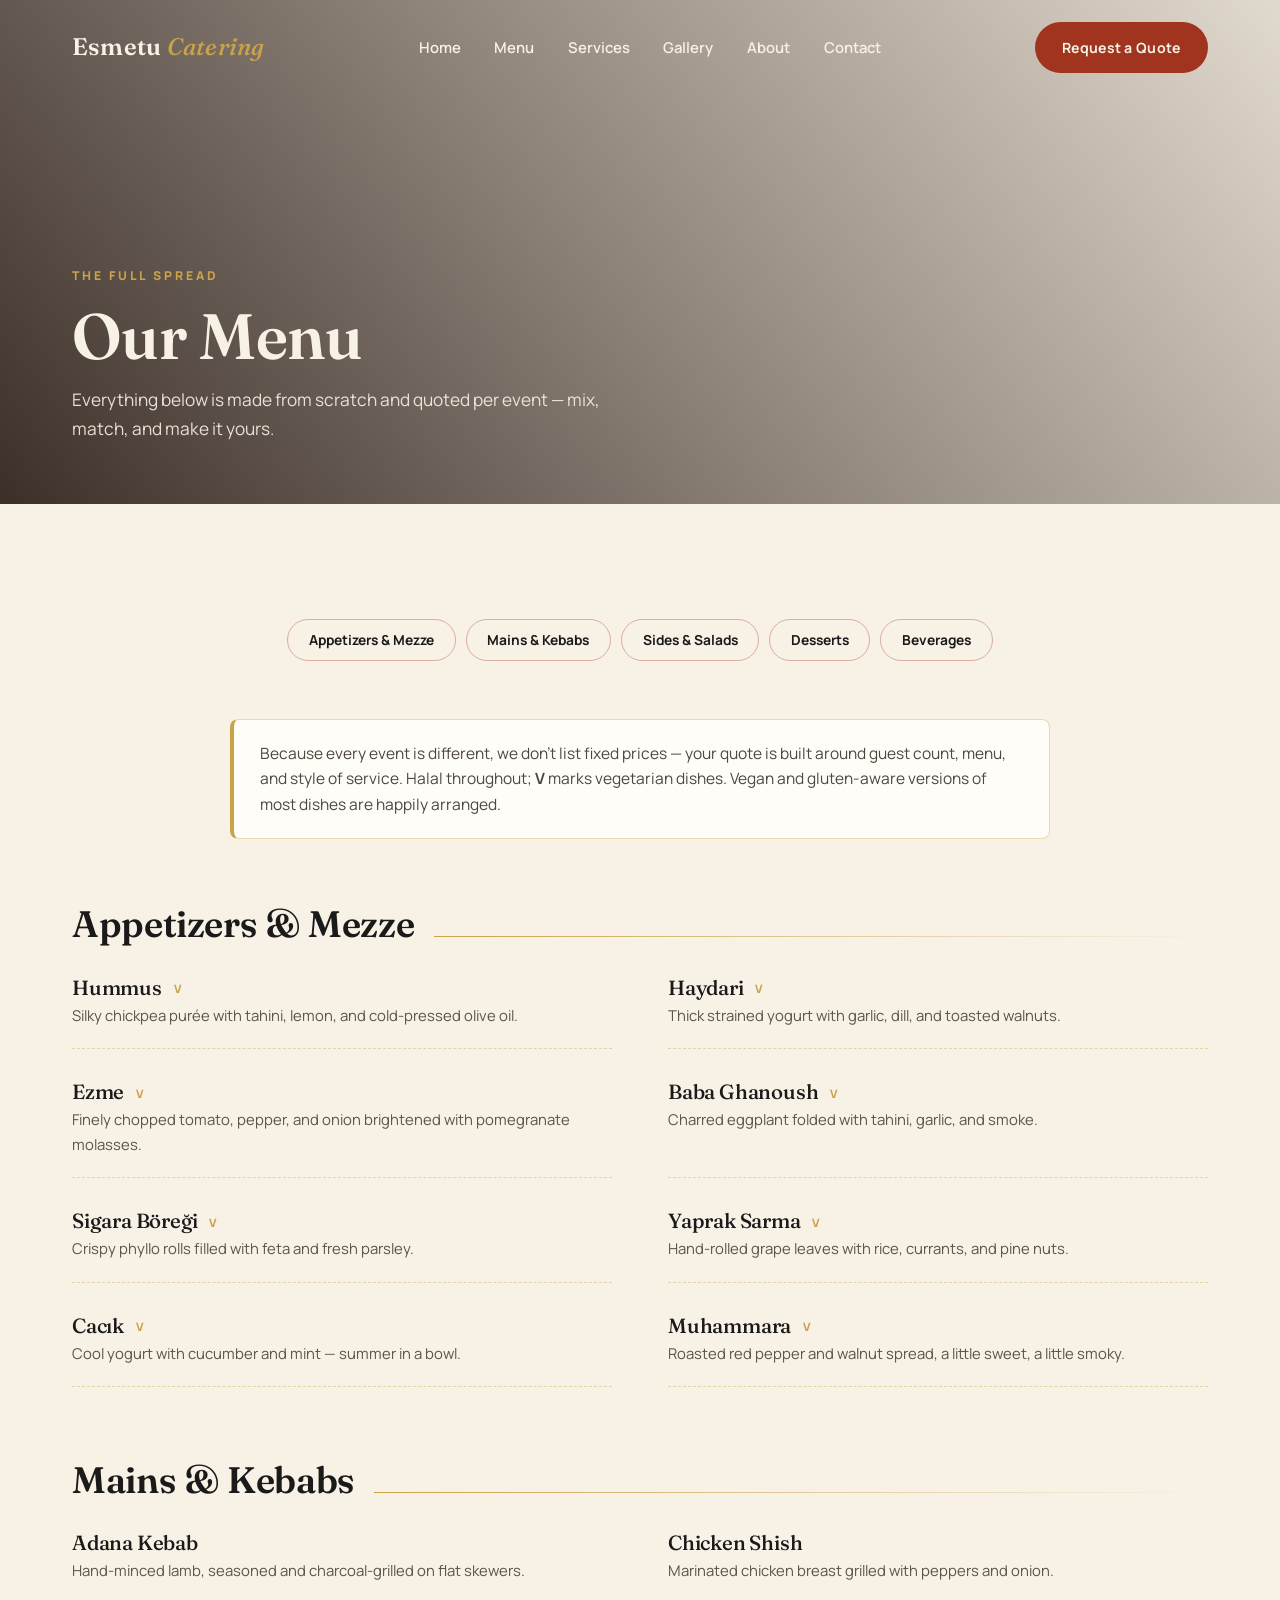
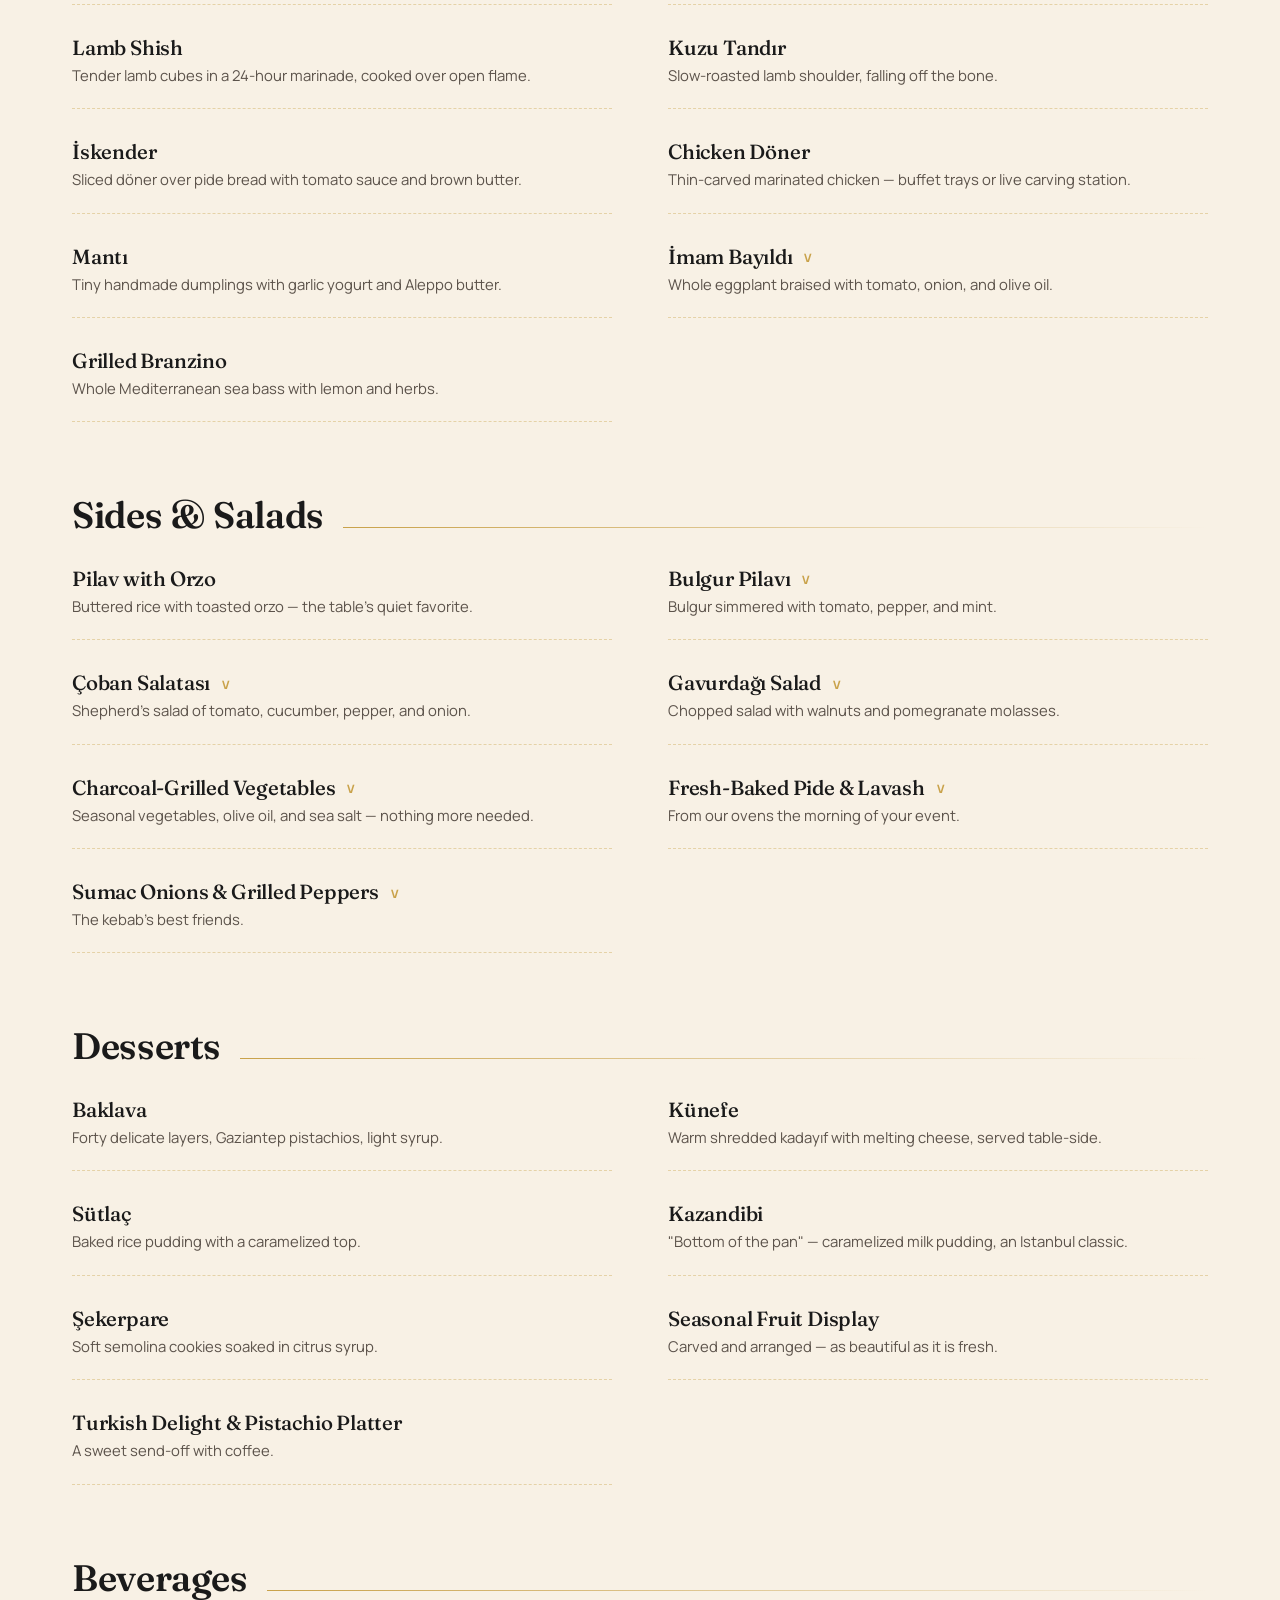
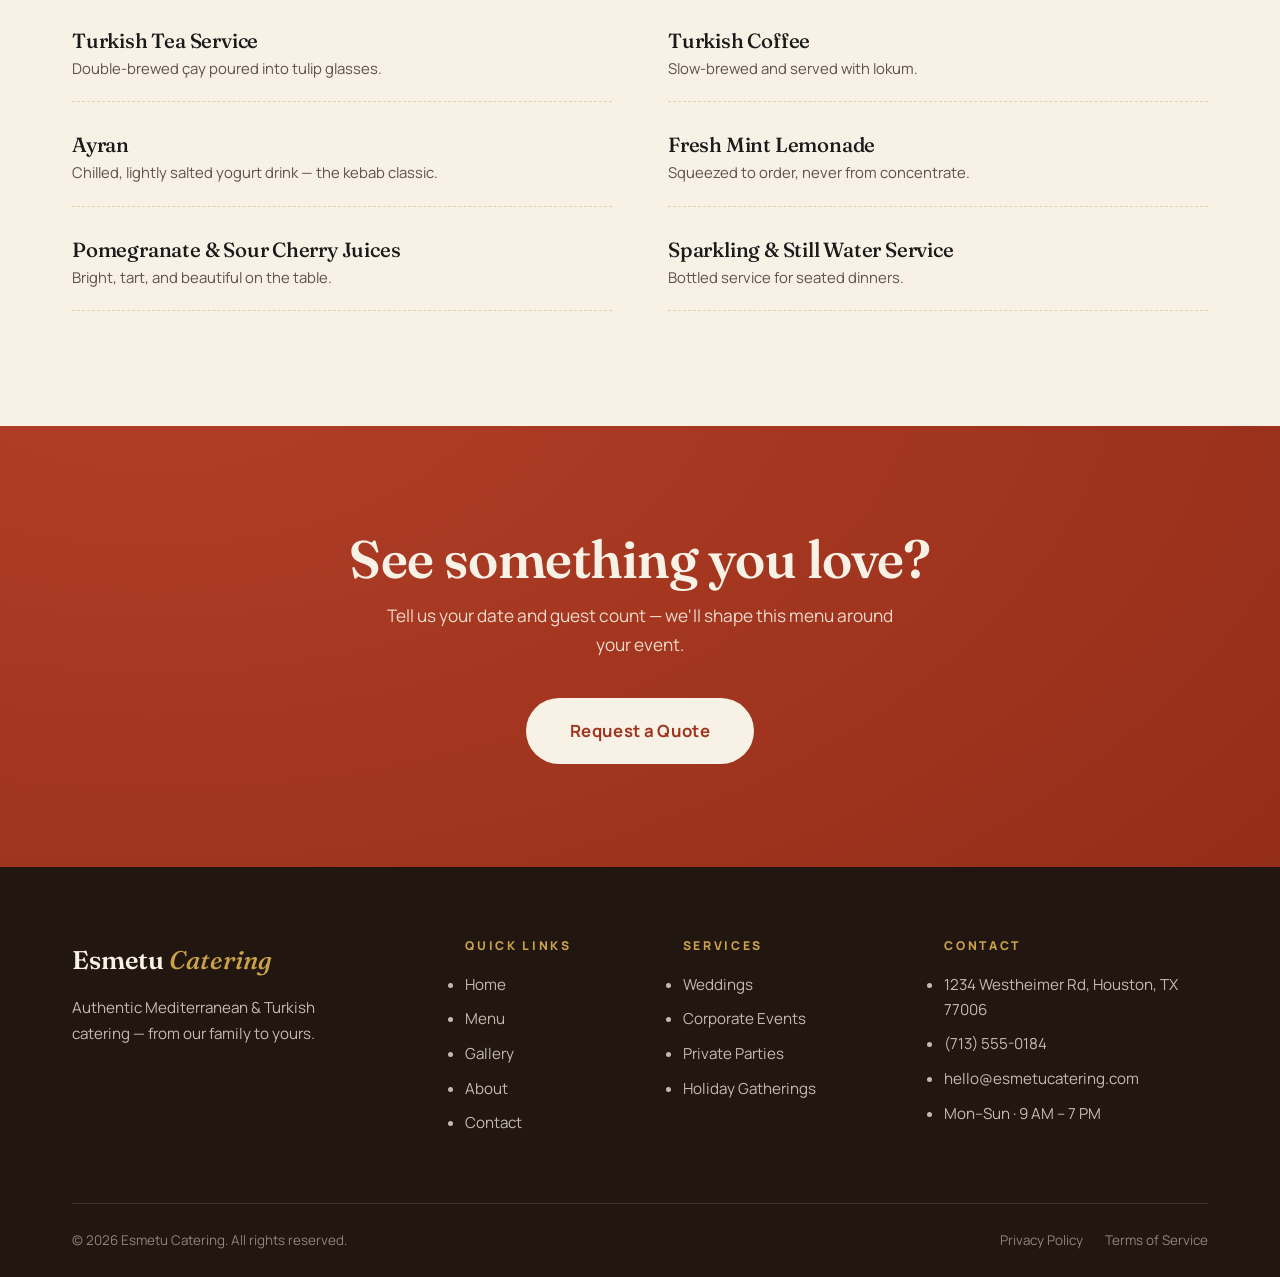
<file: menu.html>
<!DOCTYPE html>
<html lang="en">
<head>
  <meta charset="UTF-8">
  <meta name="viewport" content="width=device-width, initial-scale=1">
  <title>Full Menu — Esmetu Catering | Mediterranean &amp; Turkish Catering, Houston</title>
  <meta name="description" content="Explore the full Esmetu Catering menu — mezze, charcoal-grilled kebabs, sides, desserts, and beverages. Every menu is fully customizable and quoted per event.">
  <link rel="canonical" href="https://www.esmetucatering.com/menu">
  <meta property="og:type" content="website">
  <meta property="og:site_name" content="Esmetu Catering">
  <meta property="og:title" content="Full Menu — Esmetu Catering">
  <meta property="og:description" content="Mezze, charcoal-grilled kebabs, hand-rolled desserts — every menu customized for your event.">
  <meta property="og:image" content="https://images.unsplash.com/photo-1504754524776-8f4f37790ca0?q=80&amp;w=1200&amp;auto=format&amp;fit=crop">
  <meta property="og:url" content="https://www.esmetucatering.com/menu">
  <meta name="twitter:card" content="summary_large_image">
  <link rel="preconnect" href="https://fonts.googleapis.com">
  <link rel="preconnect" href="https://fonts.gstatic.com" crossorigin>
  <link href="https://fonts.googleapis.com/css2?family=Fraunces:ital,opsz,wght@0,9..144,400;0,9..144,500;0,9..144,600;1,9..144,500&amp;family=Manrope:wght@400;500;600;700;800&amp;display=swap" rel="stylesheet">
  <style>/* ============================================================
   ESMETU CATERING — Design System
   Palette: terracotta #A0341E · cream #F8F1E5 · gold #C9A24A
            charcoal #1A1A1A · espresso #2B1D14
   Type: Fraunces (serif display) + Manrope (sans body)
   ============================================================ */

:root {
  --terracotta: #A0341E;
  --terracotta-dark: #822511;
  --cream: #F8F1E5;
  --cream-card: #FFFDF8;
  --gold: #C9A24A;
  --gold-soft: rgba(201, 162, 74, 0.4);
  --charcoal: #1A1A1A;
  --espresso: #2B1D14;
  --espresso-deep: #221610;
  --ink-soft: #5C534B;
  --serif: "Fraunces", Georgia, serif;
  --sans: "Manrope", "Helvetica Neue", Arial, sans-serif;
  --radius: 12px;
  --radius-sm: 8px;
  --shadow-card: 0 6px 24px rgba(43, 29, 20, 0.08);
  --shadow-card-hover: 0 18px 44px rgba(43, 29, 20, 0.16);
  --header-h: 88px;
}

*, *::before, *::after { margin: 0; padding: 0; box-sizing: border-box; }

html {
  scroll-behavior: smooth;
  scroll-padding-top: calc(var(--header-h) + 8px);
}

body {
  font-family: var(--sans);
  font-size: 1rem;
  line-height: 1.65;
  color: var(--charcoal);
  background: var(--cream);
  -webkit-font-smoothing: antialiased;
  text-rendering: optimizeLegibility;
}

img { max-width: 100%; display: block; }
ul[class], ol[class] { list-style: none; }
a { color: inherit; }
button { font: inherit; }

h1, h2, h3, h4 {
  font-family: var(--serif);
  font-weight: 600;
  line-height: 1.12;
  letter-spacing: -0.01em;
}

::selection { background: var(--gold); color: var(--espresso); }

:focus-visible {
  outline: 3px solid var(--gold);
  outline-offset: 3px;
  border-radius: 2px;
}

.sr-only {
  position: absolute; width: 1px; height: 1px;
  padding: 0; margin: -1px; overflow: hidden;
  clip: rect(0 0 0 0); white-space: nowrap; border: 0;
}

.skip-link {
  position: absolute; top: -60px; left: 16px; z-index: 300;
  background: var(--terracotta); color: var(--cream);
  padding: 0.7rem 1.2rem; border-radius: 8px;
  font-weight: 700; text-decoration: none;
  transition: top 0.2s ease;
}
.skip-link:focus { top: 12px; }

.container {
  width: 100%;
  max-width: 1200px;
  margin: 0 auto;
  padding: 0 1.4rem;
}
@media (min-width: 768px) { .container { padding: 0 2rem; } }

/* ---------- Buttons ---------- */
.btn {
  display: inline-flex; align-items: center; justify-content: center; gap: 0.55rem;
  font-family: var(--sans); font-weight: 700; font-size: 0.95rem;
  letter-spacing: 0.02em; text-decoration: none; white-space: nowrap;
  padding: 0.95rem 2rem; border-radius: 999px;
  border: 2px solid transparent; cursor: pointer;
  transition: background 0.25s ease, color 0.25s ease, border-color 0.25s ease,
              transform 0.25s ease, box-shadow 0.25s ease;
}
.btn--primary { background: var(--terracotta); color: var(--cream); }
.btn--primary:hover {
  background: var(--terracotta-dark);
  transform: translateY(-2px);
  box-shadow: 0 12px 28px rgba(160, 52, 30, 0.35);
}
.btn--ghost { border-color: rgba(248, 241, 229, 0.75); color: var(--cream); background: transparent; }
.btn--ghost:hover { background: var(--cream); border-color: var(--cream); color: var(--charcoal); transform: translateY(-2px); }
.btn--ghost-dark { border-color: var(--terracotta); color: var(--terracotta); background: transparent; }
.btn--ghost-dark:hover { background: var(--terracotta); color: var(--cream); transform: translateY(-2px); }
.btn--light { background: var(--cream); color: var(--terracotta); }
.btn--light:hover { background: #fff; transform: translateY(-2px); box-shadow: 0 12px 28px rgba(0, 0, 0, 0.25); }
.btn--lg { padding: 1.1rem 2.6rem; font-size: 1.05rem; }
.btn--block { width: 100%; }

/* ---------- Header ---------- */
.site-header {
  position: fixed; top: 0; left: 0; right: 0; z-index: 120;
  padding: 1.35rem 0;
  transition: background 0.35s ease, box-shadow 0.35s ease, padding 0.35s ease;
}
.header-inner { display: flex; align-items: center; justify-content: space-between; gap: 1.5rem; }
.logo {
  font-family: var(--serif); font-size: 1.5rem; font-weight: 600;
  color: var(--cream); text-decoration: none; letter-spacing: 0.01em;
  transition: color 0.35s ease; z-index: 130; line-height: 1.1;
}
.logo em { font-style: italic; font-weight: 500; color: var(--gold); }
.nav-links { display: none; align-items: center; gap: 2.1rem; }
.nav-links a {
  font-size: 0.93rem; font-weight: 600; text-decoration: none;
  color: var(--cream); padding: 0.3rem 0; position: relative;
  transition: color 0.35s ease;
}
.nav-links a::after {
  content: ""; position: absolute; left: 0; bottom: 0;
  width: 100%; height: 2px; background: var(--gold);
  transform: scaleX(0); transform-origin: left;
  transition: transform 0.3s ease;
}
.nav-links a:hover::after, .nav-links a:focus-visible::after { transform: scaleX(1); }
.nav-cta { display: none; }
.site-header .btn { padding: 0.75rem 1.6rem; font-size: 0.88rem; }

.site-header.scrolled {
  background: var(--cream);
  box-shadow: 0 2px 24px rgba(43, 29, 20, 0.12);
  padding: 0.75rem 0;
}
.site-header.scrolled .logo,
.site-header.scrolled .nav-links a { color: var(--charcoal); }
.site-header.scrolled .logo em { color: var(--terracotta); }
.site-header.scrolled .hamburger span { background: var(--charcoal); }

.hamburger {
  display: inline-flex; flex-direction: column; gap: 6px;
  background: none; border: 0; cursor: pointer;
  padding: 10px 6px; z-index: 130;
}
.hamburger span {
  width: 26px; height: 2px; background: var(--cream);
  border-radius: 2px; transition: transform 0.3s ease, opacity 0.3s ease, background 0.35s ease;
}
.hamburger.open span:nth-child(1) { transform: translateY(8px) rotate(45deg); }
.hamburger.open span:nth-child(2) { opacity: 0; }
.hamburger.open span:nth-child(3) { transform: translateY(-8px) rotate(-45deg); }
.hamburger.open span { background: var(--cream) !important; }

.mobile-menu {
  position: fixed; inset: 0; z-index: 125;
  background: var(--espresso);
  display: flex; flex-direction: column; align-items: center; justify-content: center;
  gap: 0.4rem; padding: 2rem;
  opacity: 0; visibility: hidden;
  transition: opacity 0.35s ease, visibility 0.35s ease;
}
.mobile-menu.open { opacity: 1; visibility: visible; }
.mobile-menu a:not(.btn) {
  font-family: var(--serif); font-size: 2rem; font-weight: 500;
  color: var(--cream); text-decoration: none; padding: 0.45rem 1rem;
  opacity: 0; transform: translateY(16px);
  transition: opacity 0.4s ease, transform 0.4s ease, color 0.25s ease;
}
.mobile-menu a:not(.btn):hover { color: var(--gold); }
.mobile-menu.open a:not(.btn) { opacity: 1; transform: none; }
.mobile-menu.open a:nth-child(1) { transition-delay: 0.08s; }
.mobile-menu.open a:nth-child(2) { transition-delay: 0.14s; }
.mobile-menu.open a:nth-child(3) { transition-delay: 0.2s; }
.mobile-menu.open a:nth-child(4) { transition-delay: 0.26s; }
.mobile-menu.open a:nth-child(5) { transition-delay: 0.32s; }
.mobile-menu.open a:nth-child(6) { transition-delay: 0.38s; }
.mobile-menu .btn { margin-top: 1.6rem; opacity: 0; transition: opacity 0.4s ease 0.46s, background 0.25s, transform 0.25s; }
.mobile-menu.open .btn { opacity: 1; }
body.no-scroll { overflow: hidden; }

@media (min-width: 1024px) {
  .nav-links { display: flex; }
  .nav-cta { display: inline-flex; }
  .hamburger { display: none; }
}

/* ---------- Hero ---------- */
.hero {
  position: relative;
  min-height: 100svh;
  display: flex; align-items: flex-end;
  background-size: cover; background-position: center;
  color: var(--cream);
}
@media (min-width: 1024px) and (pointer: fine) and (prefers-reduced-motion: no-preference) {
  .hero { background-attachment: fixed; }
}
.hero::before {
  content: ""; position: absolute; inset: 0;
  background: linear-gradient(52deg,
    rgba(26, 13, 6, 0.85) 0%,
    rgba(26, 13, 6, 0.55) 40%,
    rgba(26, 13, 6, 0.12) 72%,
    rgba(26, 13, 6, 0) 100%);
}
.hero-content {
  position: relative; z-index: 1;
  max-width: 800px;
  padding-top: 9rem; padding-bottom: 8.5rem;
}
.hero-eyebrow {
  display: inline-block;
  font-size: 0.8rem; font-weight: 700;
  letter-spacing: 0.24em; text-transform: uppercase;
  color: var(--gold); margin-bottom: 1.3rem;
}
.hero h1 {
  font-size: clamp(2.9rem, 6.5vw, 5.1rem);
  line-height: 1.04; margin-bottom: 1.4rem;
}
.hero-sub {
  font-size: clamp(1.05rem, 1.6vw, 1.28rem);
  max-width: 34em; color: rgba(248, 241, 229, 0.92);
  margin-bottom: 2.4rem;
}
.hero-ctas { display: flex; flex-wrap: wrap; gap: 1rem; }
.scroll-cue {
  position: absolute; left: 50%; bottom: 1.8rem; transform: translateX(-50%);
  z-index: 1; display: flex; flex-direction: column; align-items: center; gap: 0.6rem;
  font-size: 0.68rem; font-weight: 700; letter-spacing: 0.28em;
  text-transform: uppercase; color: rgba(248, 241, 229, 0.65);
}
.scroll-cue .line {
  width: 1px; height: 46px;
  background: linear-gradient(to bottom, var(--gold), transparent);
  animation: cue-drop 2.2s ease-in-out infinite;
}
@keyframes cue-drop {
  0%   { transform: translateY(-6px); opacity: 0; }
  35%  { opacity: 1; }
  100% { transform: translateY(10px); opacity: 0; }
}

/* ---------- Sections ---------- */
.section { padding: clamp(4.5rem, 9vw, 7.5rem) 0; }
.section--dark { background: var(--espresso); color: var(--cream); }
.section-head { max-width: 660px; margin: 0 auto 3.4rem; text-align: center; }
.section-head--left { margin: 0 0 2.4rem; text-align: left; }
.eyebrow {
  display: inline-block;
  font-size: 0.76rem; font-weight: 800;
  letter-spacing: 0.24em; text-transform: uppercase;
  color: var(--terracotta);
}
.section--dark .eyebrow { color: var(--gold); }
.section-head h2, .section-head--left h2 {
  font-size: clamp(2rem, 4.2vw, 3rem);
  margin: 0.65rem 0 0.9rem;
}
.section-head p { color: var(--ink-soft); font-size: 1.05rem; }
.section--dark .section-head p { color: rgba(248, 241, 229, 0.72); }

/* ---------- Intro ---------- */
.intro-grid { display: grid; gap: 3rem; align-items: center; }
.intro-copy p { color: #4E463F; margin-bottom: 1.15rem; }
.intro-copy p:last-of-type { margin-bottom: 0; }
.intro-img { position: relative; }
.intro-img img {
  width: 100%; aspect-ratio: 4 / 5; object-fit: cover;
  border-radius: var(--radius);
  box-shadow: 0 24px 60px rgba(43, 29, 20, 0.22);
}
.intro-img::after {
  content: ""; position: absolute; z-index: -1;
  right: -16px; bottom: -16px; width: 62%; height: 55%;
  border: 2px solid var(--gold); border-radius: var(--radius);
}
.stats { display: grid; gap: 1.8rem; margin-top: 3.6rem; }
.stat { padding-top: 1.4rem; border-top: 2px solid var(--gold-soft); }
.stat svg { color: var(--terracotta); margin-bottom: 0.7rem; }
.stat h3 { font-size: 1.35rem; margin-bottom: 0.25rem; }
.stat p { font-size: 0.92rem; color: var(--ink-soft); }

@media (min-width: 640px) { .stats { grid-template-columns: repeat(3, 1fr); } }
@media (min-width: 1024px) {
  .intro-grid { grid-template-columns: 1.05fr 0.95fr; gap: 5rem; }
}

/* ---------- Services ---------- */
.services-grid { display: grid; gap: 1.8rem; }
.card {
  background: var(--cream-card);
  border-radius: var(--radius); overflow: hidden;
  box-shadow: var(--shadow-card);
  display: flex; flex-direction: column;
  transition: transform 0.35s ease, box-shadow 0.35s ease;
}
.card:hover { transform: translateY(-6px); box-shadow: var(--shadow-card-hover); }
.card-img { aspect-ratio: 4 / 3; overflow: hidden; }
.card-img img {
  width: 100%; height: 100%; object-fit: cover;
  transition: transform 0.65s ease;
}
.card:hover .card-img img { transform: scale(1.07); }
.card-body { padding: 1.6rem 1.6rem 1.8rem; display: flex; flex-direction: column; flex: 1; }
.card h3 {
  font-size: 1.42rem; align-self: flex-start;
  position: relative; padding-bottom: 0.4rem;
}
.card h3::after {
  content: ""; position: absolute; left: 0; bottom: 0;
  height: 2px; width: 0; background: var(--terracotta);
  transition: width 0.35s ease;
}
.card:hover h3::after { width: 100%; }
.card p { font-size: 0.94rem; color: var(--ink-soft); margin: 0.6rem 0 1.2rem; flex: 1; }
.card-link {
  display: inline-flex; align-items: center; gap: 0.45rem;
  font-size: 0.82rem; font-weight: 800; letter-spacing: 0.1em;
  text-transform: uppercase; color: var(--terracotta); text-decoration: none;
  align-self: flex-start;
}
.card-link svg { transition: transform 0.25s ease; }
.card-link:hover svg { transform: translateX(5px); }

@media (min-width: 640px) { .services-grid { grid-template-columns: repeat(2, 1fr); } }
@media (min-width: 1280px) { .services-grid { grid-template-columns: repeat(4, 1fr); } }

/* ---------- Menu preview / tabs ---------- */
.tabs {
  display: flex; flex-wrap: wrap; justify-content: center;
  gap: 0.6rem; margin-bottom: 3rem;
}
.tab {
  padding: 0.62rem 1.45rem; border-radius: 999px;
  border: 1.5px solid rgba(160, 52, 30, 0.35);
  background: transparent; color: var(--charcoal);
  font-weight: 700; font-size: 0.88rem; cursor: pointer;
  transition: background 0.25s ease, color 0.25s ease, border-color 0.25s ease;
}
.tab:hover { border-color: var(--terracotta); color: var(--terracotta); }
.tab[aria-selected="true"] {
  background: var(--terracotta); border-color: var(--terracotta); color: var(--cream);
}
.menu-panel { display: grid; gap: 2rem 3.5rem; }
.menu-panel[hidden] { display: none; }
.menu-item { border-bottom: 1px dashed var(--gold-soft); padding-bottom: 1.3rem; }
.menu-item h4 { font-size: 1.28rem; font-weight: 500; margin-bottom: 0.2rem; }
.menu-item h4 span {
  font-family: var(--sans); font-size: 0.72rem; font-weight: 800;
  letter-spacing: 0.12em; text-transform: uppercase; color: var(--gold);
  vertical-align: middle; margin-left: 0.5rem;
}
.menu-item p { font-size: 0.93rem; color: var(--ink-soft); }
.menu-cta { text-align: center; margin-top: 3.2rem; }
@media (min-width: 768px) { .menu-panel { grid-template-columns: 1fr 1fr; } }

/* ---------- Menu page ---------- */
.menu-jump {
  display: flex; flex-wrap: wrap; justify-content: center;
  gap: 0.6rem; margin-bottom: 3.6rem;
}
.menu-jump a {
  padding: 0.55rem 1.3rem; border-radius: 999px;
  border: 1.5px solid rgba(160, 52, 30, 0.35);
  font-weight: 700; font-size: 0.86rem; text-decoration: none;
  color: var(--charcoal);
  transition: background 0.25s, color 0.25s, border-color 0.25s;
}
.menu-jump a:hover { background: var(--terracotta); border-color: var(--terracotta); color: var(--cream); }
.menu-section { margin-bottom: 4.5rem; }
.menu-section:last-of-type { margin-bottom: 0; }
.menu-section-head {
  display: flex; align-items: baseline; gap: 1.2rem;
  margin-bottom: 2rem;
}
.menu-section-head h2 { font-size: clamp(1.7rem, 3vw, 2.3rem); white-space: nowrap; }
.menu-section-head::after {
  content: ""; flex: 1; height: 1px;
  background: linear-gradient(to right, var(--gold), transparent);
}
.menu-note {
  background: var(--cream-card); border: 1px solid var(--gold-soft);
  border-left: 4px solid var(--gold);
  border-radius: var(--radius-sm); padding: 1.3rem 1.6rem;
  color: #4E463F; font-size: 0.97rem; max-width: 820px;
  margin: 0 auto 4rem;
}

/* ---------- How it works ---------- */
.steps { display: grid; gap: 2.6rem; }
.step { text-align: center; position: relative; padding: 0 0.8rem; }
.step-num {
  width: 66px; height: 66px; margin: 0 auto 1.25rem;
  border-radius: 50%; border: 2px solid var(--gold);
  background: var(--cream-card);
  display: grid; place-items: center;
  font-family: var(--serif); font-size: 1.7rem; font-weight: 600;
  color: var(--terracotta);
  position: relative; z-index: 1;
}
.step svg { color: var(--gold); margin: 0 auto 0.9rem; display: block; }
.step h3 { font-size: 1.4rem; margin-bottom: 0.5rem; }
.step p { font-size: 0.95rem; color: var(--ink-soft); max-width: 30ch; margin: 0 auto; }
@media (min-width: 768px) {
  .steps { grid-template-columns: repeat(3, 1fr); }
  .step:not(:last-child)::before {
    content: ""; position: absolute; top: 33px;
    left: calc(50% + 52px); width: calc(100% - 104px);
    border-top: 2px dashed var(--gold-soft);
  }
}
.info-band {
  margin-top: 3.8rem;
  background: var(--espresso); color: var(--cream);
  border-radius: var(--radius);
  padding: 1.5rem 2rem;
  display: flex; flex-wrap: wrap; justify-content: center;
  gap: 0.9rem 2.8rem;
  font-size: 0.96rem; font-weight: 600;
}
.info-band span { display: inline-flex; align-items: center; gap: 0.6rem; }
.info-band span::before {
  content: "✦"; color: var(--gold); font-size: 0.8rem;
}

/* ---------- Gallery ---------- */
.masonry { columns: 1; column-gap: 1.2rem; }
.g-item {
  display: block; width: 100%; margin-bottom: 1.2rem;
  padding: 0; border: 0; background: none;
  border-radius: 10px; overflow: hidden;
  cursor: zoom-in; break-inside: avoid;
}
.g-item img { width: 100%; transition: transform 0.5s ease, filter 0.5s ease; }
.g-item:hover img { transform: scale(1.045); filter: brightness(1.05); }
@media (min-width: 640px) { .masonry { columns: 2; } }
@media (min-width: 1024px) { .masonry { columns: 3; } }
.masonry--wide { column-gap: 1.4rem; }
@media (min-width: 1280px) { .masonry--wide { columns: 4; } }
.gallery-cta { text-align: center; margin-top: 2.6rem; }

.lightbox {
  position: fixed; inset: 0; z-index: 200;
  background: rgba(22, 11, 5, 0.94);
  display: none; align-items: center; justify-content: center;
  padding: 1.5rem;
}
.lightbox.open { display: flex; }
.lightbox figure {
  max-width: min(1100px, 94vw); text-align: center;
}
.lightbox img {
  max-width: 100%; max-height: 80vh;
  border-radius: var(--radius-sm); margin: 0 auto;
}
.lightbox figcaption {
  color: rgba(248, 241, 229, 0.75); font-size: 0.9rem; margin-top: 1rem;
}
.lb-btn {
  position: absolute; background: rgba(248, 241, 229, 0.08);
  border: 1.5px solid rgba(248, 241, 229, 0.35); color: var(--cream);
  width: 48px; height: 48px; border-radius: 50%;
  display: grid; place-items: center; cursor: pointer;
  transition: background 0.25s, border-color 0.25s, color 0.25s;
}
.lb-btn:hover { border-color: var(--gold); color: var(--gold); background: rgba(201, 162, 74, 0.12); }
.lb-close { top: 1.4rem; right: 1.4rem; }
.lb-prev { left: 1.2rem; top: 50%; transform: translateY(-50%); }
.lb-next { right: 1.2rem; top: 50%; transform: translateY(-50%); }
@media (max-width: 639px) { .lb-prev, .lb-next { display: none; } }

/* ---------- Testimonials ---------- */
.t-wrap { max-width: 780px; margin: 0 auto; text-align: center; }
.t-mark {
  font-family: var(--serif); font-size: 6rem; line-height: 0.6;
  color: var(--gold); display: block; margin-bottom: 1.6rem;
  user-select: none;
}
.t-viewport { position: relative; min-height: 240px; }
.t-slide { transition: opacity 0.45s ease; }
.t-slide[hidden] { display: none; }
.t-slide.fading { opacity: 0; }
.t-quote {
  font-family: var(--serif); font-weight: 400;
  font-size: clamp(1.3rem, 2.5vw, 1.65rem); line-height: 1.5;
  color: var(--cream);
}
.t-stars { color: var(--gold); letter-spacing: 0.35em; margin: 1.6rem 0 0.7rem; font-size: 1.05rem; }
.t-name { font-weight: 800; font-size: 1rem; }
.t-event {
  font-size: 0.78rem; font-weight: 700; letter-spacing: 0.16em;
  text-transform: uppercase; color: rgba(248, 241, 229, 0.55);
  margin-top: 0.25rem;
}
.t-nav { display: flex; align-items: center; justify-content: center; gap: 0.7rem; margin-top: 2.4rem; }
.t-arrow {
  background: none; border: 1.5px solid rgba(248, 241, 229, 0.35);
  color: var(--cream); width: 44px; height: 44px; border-radius: 50%;
  display: grid; place-items: center; cursor: pointer;
  transition: border-color 0.25s, color 0.25s;
  margin: 0 0.9rem;
}
.t-arrow:hover { border-color: var(--gold); color: var(--gold); }
.t-dot {
  width: 9px; height: 9px; border-radius: 50%; border: 0; padding: 0;
  background: rgba(248, 241, 229, 0.28); cursor: pointer;
  transition: background 0.25s, transform 0.25s;
}
.t-dot[aria-current="true"] { background: var(--gold); transform: scale(1.3); }

/* ---------- About ---------- */
.about-grid { display: grid; gap: 3rem; align-items: center; }
.about-img img {
  width: 100%; aspect-ratio: 4 / 5; object-fit: cover;
  border-radius: var(--radius);
  box-shadow: 0 24px 60px rgba(43, 29, 20, 0.22);
}
.about-copy p { color: #4E463F; margin-bottom: 1.15rem; }
.signature {
  font-family: var(--serif); font-style: italic; font-weight: 500;
  color: var(--terracotta); font-size: 1.2rem; margin-top: 1.6rem;
}
@media (min-width: 1024px) {
  .about-grid { grid-template-columns: 0.95fr 1.05fr; gap: 5rem; }
}

/* ---------- CTA band ---------- */
.cta-band {
  background: radial-gradient(130% 220% at 12% -20%, #B23F27 0%, var(--terracotta) 55%, #8E2B17 100%);
  color: var(--cream); text-align: center;
  padding: clamp(4.2rem, 8vw, 6.8rem) 0;
}
.cta-band h2 { font-size: clamp(2rem, 4.6vw, 3.3rem); margin-bottom: 0.9rem; }
.cta-band p { color: rgba(248, 241, 229, 0.88); font-size: 1.08rem; max-width: 46ch; margin: 0 auto 2.4rem; }

/* ---------- Contact ---------- */
.contact-grid { display: grid; gap: 3.2rem; }
.c-line { display: flex; gap: 1.1rem; margin-bottom: 1.7rem; }
.c-ico {
  flex-shrink: 0; width: 46px; height: 46px; border-radius: 50%;
  background: rgba(201, 162, 74, 0.16); color: var(--terracotta);
  display: grid; place-items: center;
}
.c-line h3 { font-family: var(--sans); font-size: 0.78rem; font-weight: 800; letter-spacing: 0.16em; text-transform: uppercase; color: var(--ink-soft); margin-bottom: 0.15rem; }
.c-line p, .c-line a { font-size: 1rem; color: var(--charcoal); text-decoration: none; }
.c-line a:hover { color: var(--terracotta); }
.socials { display: flex; gap: 0.8rem; margin-top: 2.2rem; }
.socials a {
  width: 46px; height: 46px; border-radius: 50%;
  border: 1.5px solid var(--gold); color: var(--gold);
  display: grid; place-items: center;
  transition: background 0.25s, color 0.25s, transform 0.25s;
}
.socials a:hover { background: var(--gold); color: var(--espresso); transform: translateY(-3px); }

.quote-form {
  background: var(--cream-card);
  border: 1px solid rgba(201, 162, 74, 0.3);
  border-radius: var(--radius);
  padding: 2rem 1.6rem;
  box-shadow: var(--shadow-card);
}
.f-grid { display: grid; gap: 1.25rem; }
.f-field label {
  display: block; font-size: 0.78rem; font-weight: 800;
  letter-spacing: 0.08em; text-transform: uppercase;
  color: #4E463F; margin-bottom: 0.45rem;
}
.f-field label .req { color: var(--terracotta); }
.f-field input, .f-field select, .f-field textarea {
  width: 100%; padding: 0.85rem 1rem;
  border: 1.5px solid #DED3C2; border-radius: var(--radius-sm);
  background: #fff; font: inherit; font-size: 0.96rem; color: var(--charcoal);
  transition: border-color 0.2s ease, box-shadow 0.2s ease;
}
.f-field select { appearance: none; background-image: url("data:image/svg+xml,%3Csvg xmlns='http://www.w3.org/2000/svg' width='14' height='9' viewBox='0 0 14 9'%3E%3Cpath d='M1 1l6 6 6-6' fill='none' stroke='%23A0341E' stroke-width='2'/%3E%3C/svg%3E"); background-repeat: no-repeat; background-position: right 1rem center; padding-right: 2.6rem; }
.f-field input:focus, .f-field select:focus, .f-field textarea:focus {
  outline: none; border-color: var(--terracotta);
  box-shadow: 0 0 0 3px rgba(160, 52, 30, 0.14);
}
.f-field textarea { min-height: 130px; resize: vertical; }
.f-hint { font-size: 0.82rem; color: var(--ink-soft); margin-top: 0.9rem; text-align: center; }
@media (min-width: 640px) {
  .quote-form { padding: 2.6rem; }
  .f-grid--2 { grid-template-columns: 1fr 1fr; }
}
@media (min-width: 1024px) {
  .contact-grid { grid-template-columns: 0.9fr 1.1fr; gap: 4.5rem; align-items: start; }
}
.map-wrap {
  margin-top: 4.2rem; border-radius: var(--radius); overflow: hidden;
  height: 380px; box-shadow: var(--shadow-card);
  filter: sepia(0.22) saturate(0.92);
}
.map-wrap iframe { width: 100%; height: 100%; border: 0; display: block; }

/* ---------- Footer ---------- */
.site-footer {
  background: var(--espresso-deep); color: rgba(248, 241, 229, 0.75);
  padding-top: 4.5rem; font-size: 0.95rem;
}
.footer-grid { display: grid; gap: 2.6rem; }
.f-logo {
  font-family: var(--serif); font-size: 1.6rem; font-weight: 600;
  color: var(--cream); text-decoration: none;
}
.f-logo em { font-style: italic; font-weight: 500; color: var(--gold); }
.f-tagline { margin-top: 0.9rem; max-width: 30ch; line-height: 1.7; }
.f-col h4 {
  font-family: var(--sans); font-size: 0.76rem; font-weight: 800;
  letter-spacing: 0.22em; text-transform: uppercase;
  color: var(--gold); margin-bottom: 1.2rem;
}
.f-col li { margin-bottom: 0.6rem; }
.f-col a { text-decoration: none; transition: color 0.2s ease; }
.f-col a:hover { color: var(--gold); }
.footer-bottom {
  border-top: 1px solid rgba(248, 241, 229, 0.12);
  margin-top: 3.6rem; padding: 1.6rem 0;
  display: flex; flex-wrap: wrap; justify-content: space-between; gap: 0.8rem 2rem;
  font-size: 0.84rem; color: rgba(248, 241, 229, 0.5);
}
.footer-bottom a { color: inherit; text-decoration: none; margin-left: 1.4rem; }
.footer-bottom a:first-child { margin-left: 0; }
.footer-bottom a:hover { color: var(--gold); }
@media (min-width: 640px) { .footer-grid { grid-template-columns: 1fr 1fr; } }
@media (min-width: 1024px) { .footer-grid { grid-template-columns: 1.6fr 0.8fr 1fr 1.2fr; } }

/* ---------- Page banner (subpages) ---------- */
.page-banner {
  position: relative; min-height: 56vh;
  display: flex; align-items: flex-end;
  background-size: cover; background-position: center;
  color: var(--cream);
}
.page-banner::before {
  content: ""; position: absolute; inset: 0;
  background: linear-gradient(52deg,
    rgba(26, 13, 6, 0.85) 0%,
    rgba(26, 13, 6, 0.5) 45%,
    rgba(26, 13, 6, 0.1) 100%);
}
.page-banner .container { position: relative; z-index: 1; padding-top: 8rem; padding-bottom: 3.8rem; }
.page-banner h1 { font-size: clamp(2.5rem, 5.5vw, 4rem); margin: 0.8rem 0 0.9rem; }
.page-banner p { max-width: 52ch; color: rgba(248, 241, 229, 0.9); font-size: 1.08rem; }
.page-banner .eyebrow { color: var(--gold); }

/* ---------- Toast ---------- */
.toast {
  position: fixed; left: 50%; bottom: 1.6rem; z-index: 300;
  transform: translate(-50%, 200%);
  background: var(--espresso); color: var(--cream);
  border-left: 4px solid var(--gold);
  border-radius: 10px; padding: 1.05rem 1.6rem;
  box-shadow: 0 18px 44px rgba(0, 0, 0, 0.35);
  max-width: min(92vw, 480px); font-size: 0.95rem; font-weight: 600;
  transition: transform 0.45s cubic-bezier(0.22, 1, 0.36, 1);
}
.toast.show { transform: translate(-50%, 0); }

/* ---------- Reveal animations ---------- */
.reveal { opacity: 0; transform: translateY(30px); transition: opacity 0.75s ease, transform 0.75s ease; }
.reveal.visible { opacity: 1; transform: none; }
.reveal[data-d="1"] { transition-delay: 0.1s; }
.reveal[data-d="2"] { transition-delay: 0.2s; }
.reveal[data-d="3"] { transition-delay: 0.3s; }
.reveal[data-d="4"] { transition-delay: 0.4s; }

@media (prefers-reduced-motion: reduce) {
  html { scroll-behavior: auto; }
  .reveal { opacity: 1; transform: none; transition: none; }
  .scroll-cue .line { animation: none; }
  *, *::before, *::after { transition-duration: 0.01ms !important; animation-duration: 0.01ms !important; }
}
</style>
</head>
<body id="top">
  <a class="skip-link" href="#main">Skip to content</a>

  <header class="site-header">
    <div class="container header-inner">
      <a class="logo" href="index.html">Esmetu <em>Catering</em></a>
      <nav class="nav-links" aria-label="Primary">
        <a href="index.html">Home</a>
        <a href="menu.html" aria-current="page">Menu</a>
        <a href="index.html#services">Services</a>
        <a href="gallery.html">Gallery</a>
        <a href="index.html#about">About</a>
        <a href="index.html#contact">Contact</a>
      </nav>
      <a class="btn btn--primary nav-cta" href="index.html#contact">Request a Quote</a>
      <button class="hamburger" aria-label="Open menu" aria-expanded="false" aria-controls="mobile-menu">
        <span></span><span></span><span></span>
      </button>
    </div>
  </header>

  <nav class="mobile-menu" id="mobile-menu" aria-label="Mobile">
    <a href="index.html">Home</a>
    <a href="menu.html">Menu</a>
    <a href="index.html#services">Services</a>
    <a href="gallery.html">Gallery</a>
    <a href="index.html#about">About</a>
    <a href="index.html#contact">Contact</a>
    <a class="btn btn--primary" href="index.html#contact">Request a Quote</a>
  </nav>

  <main id="main">

    <section class="page-banner" style="background-image:url('https://images.unsplash.com/photo-1504754524776-8f4f37790ca0?q=80&amp;w=2000&amp;auto=format&amp;fit=crop')">
      <div class="container">
        <span class="eyebrow">The Full Spread</span>
        <h1>Our Menu</h1>
        <p>Everything below is made from scratch and quoted per event — mix, match, and make it yours.</p>
      </div>
    </section>

    <section class="section">
      <div class="container">

        <nav class="menu-jump reveal" aria-label="Jump to menu category">
          <a href="#mezze">Appetizers &amp; Mezze</a>
          <a href="#mains">Mains &amp; Kebabs</a>
          <a href="#sides">Sides &amp; Salads</a>
          <a href="#desserts">Desserts</a>
          <a href="#beverages">Beverages</a>
        </nav>

        <p class="menu-note reveal">Because every event is different, we don't list fixed prices — your quote is built around guest count, menu, and style of service. Halal throughout; <strong>V</strong> marks vegetarian dishes. Vegan and gluten-aware versions of most dishes are happily arranged.</p>

        <div class="menu-section reveal" id="mezze">
          <div class="menu-section-head"><h2>Appetizers &amp; Mezze</h2></div>
          <div class="menu-panel">
            <div class="menu-item"><h4>Hummus <span>V</span></h4><p>Silky chickpea purée with tahini, lemon, and cold-pressed olive oil.</p></div>
            <div class="menu-item"><h4>Haydari <span>V</span></h4><p>Thick strained yogurt with garlic, dill, and toasted walnuts.</p></div>
            <div class="menu-item"><h4>Ezme <span>V</span></h4><p>Finely chopped tomato, pepper, and onion brightened with pomegranate molasses.</p></div>
            <div class="menu-item"><h4>Baba Ghanoush <span>V</span></h4><p>Charred eggplant folded with tahini, garlic, and smoke.</p></div>
            <div class="menu-item"><h4>Sigara Böreği <span>V</span></h4><p>Crispy phyllo rolls filled with feta and fresh parsley.</p></div>
            <div class="menu-item"><h4>Yaprak Sarma <span>V</span></h4><p>Hand-rolled grape leaves with rice, currants, and pine nuts.</p></div>
            <div class="menu-item"><h4>Cacık <span>V</span></h4><p>Cool yogurt with cucumber and mint — summer in a bowl.</p></div>
            <div class="menu-item"><h4>Muhammara <span>V</span></h4><p>Roasted red pepper and walnut spread, a little sweet, a little smoky.</p></div>
          </div>
        </div>

        <div class="menu-section reveal" id="mains">
          <div class="menu-section-head"><h2>Mains &amp; Kebabs</h2></div>
          <div class="menu-panel">
            <div class="menu-item"><h4>Adana Kebab</h4><p>Hand-minced lamb, seasoned and charcoal-grilled on flat skewers.</p></div>
            <div class="menu-item"><h4>Chicken Shish</h4><p>Marinated chicken breast grilled with peppers and onion.</p></div>
            <div class="menu-item"><h4>Lamb Shish</h4><p>Tender lamb cubes in a 24-hour marinade, cooked over open flame.</p></div>
            <div class="menu-item"><h4>Kuzu Tandır</h4><p>Slow-roasted lamb shoulder, falling off the bone.</p></div>
            <div class="menu-item"><h4>İskender</h4><p>Sliced döner over pide bread with tomato sauce and brown butter.</p></div>
            <div class="menu-item"><h4>Chicken Döner</h4><p>Thin-carved marinated chicken — buffet trays or live carving station.</p></div>
            <div class="menu-item"><h4>Mantı</h4><p>Tiny handmade dumplings with garlic yogurt and Aleppo butter.</p></div>
            <div class="menu-item"><h4>İmam Bayıldı <span>V</span></h4><p>Whole eggplant braised with tomato, onion, and olive oil.</p></div>
            <div class="menu-item"><h4>Grilled Branzino</h4><p>Whole Mediterranean sea bass with lemon and herbs.</p></div>
          </div>
        </div>

        <div class="menu-section reveal" id="sides">
          <div class="menu-section-head"><h2>Sides &amp; Salads</h2></div>
          <div class="menu-panel">
            <div class="menu-item"><h4>Pilav with Orzo</h4><p>Buttered rice with toasted orzo — the table's quiet favorite.</p></div>
            <div class="menu-item"><h4>Bulgur Pilavı <span>V</span></h4><p>Bulgur simmered with tomato, pepper, and mint.</p></div>
            <div class="menu-item"><h4>Çoban Salatası <span>V</span></h4><p>Shepherd's salad of tomato, cucumber, pepper, and onion.</p></div>
            <div class="menu-item"><h4>Gavurdağı Salad <span>V</span></h4><p>Chopped salad with walnuts and pomegranate molasses.</p></div>
            <div class="menu-item"><h4>Charcoal-Grilled Vegetables <span>V</span></h4><p>Seasonal vegetables, olive oil, and sea salt — nothing more needed.</p></div>
            <div class="menu-item"><h4>Fresh-Baked Pide &amp; Lavash <span>V</span></h4><p>From our ovens the morning of your event.</p></div>
            <div class="menu-item"><h4>Sumac Onions &amp; Grilled Peppers <span>V</span></h4><p>The kebab's best friends.</p></div>
          </div>
        </div>

        <div class="menu-section reveal" id="desserts">
          <div class="menu-section-head"><h2>Desserts</h2></div>
          <div class="menu-panel">
            <div class="menu-item"><h4>Baklava</h4><p>Forty delicate layers, Gaziantep pistachios, light syrup.</p></div>
            <div class="menu-item"><h4>Künefe</h4><p>Warm shredded kadayıf with melting cheese, served table-side.</p></div>
            <div class="menu-item"><h4>Sütlaç</h4><p>Baked rice pudding with a caramelized top.</p></div>
            <div class="menu-item"><h4>Kazandibi</h4><p>"Bottom of the pan" — caramelized milk pudding, an Istanbul classic.</p></div>
            <div class="menu-item"><h4>Şekerpare</h4><p>Soft semolina cookies soaked in citrus syrup.</p></div>
            <div class="menu-item"><h4>Seasonal Fruit Display</h4><p>Carved and arranged — as beautiful as it is fresh.</p></div>
            <div class="menu-item"><h4>Turkish Delight &amp; Pistachio Platter</h4><p>A sweet send-off with coffee.</p></div>
          </div>
        </div>

        <div class="menu-section reveal" id="beverages">
          <div class="menu-section-head"><h2>Beverages</h2></div>
          <div class="menu-panel">
            <div class="menu-item"><h4>Turkish Tea Service</h4><p>Double-brewed çay poured into tulip glasses.</p></div>
            <div class="menu-item"><h4>Turkish Coffee</h4><p>Slow-brewed and served with lokum.</p></div>
            <div class="menu-item"><h4>Ayran</h4><p>Chilled, lightly salted yogurt drink — the kebab classic.</p></div>
            <div class="menu-item"><h4>Fresh Mint Lemonade</h4><p>Squeezed to order, never from concentrate.</p></div>
            <div class="menu-item"><h4>Pomegranate &amp; Sour Cherry Juices</h4><p>Bright, tart, and beautiful on the table.</p></div>
            <div class="menu-item"><h4>Sparkling &amp; Still Water Service</h4><p>Bottled service for seated dinners.</p></div>
          </div>
        </div>

      </div>
    </section>

    <section class="cta-band">
      <div class="container reveal">
        <h2>See something you love?</h2>
        <p>Tell us your date and guest count — we'll shape this menu around your event.</p>
        <a class="btn btn--light btn--lg" href="index.html#contact">Request a Quote</a>
      </div>
    </section>
  </main>

  <footer class="site-footer">
    <div class="container">
      <div class="footer-grid">
        <div>
          <a class="f-logo" href="index.html">Esmetu <em>Catering</em></a>
          <p class="f-tagline">Authentic Mediterranean &amp; Turkish catering — from our family to yours.</p>
        </div>
        <nav class="f-col" aria-label="Quick links">
          <h4>Quick Links</h4>
          <ul>
            <li><a href="index.html">Home</a></li>
            <li><a href="menu.html">Menu</a></li>
            <li><a href="gallery.html">Gallery</a></li>
            <li><a href="index.html#about">About</a></li>
            <li><a href="index.html#contact">Contact</a></li>
          </ul>
        </nav>
        <nav class="f-col" aria-label="Services">
          <h4>Services</h4>
          <ul>
            <li><a href="index.html#services">Weddings</a></li>
            <li><a href="index.html#services">Corporate Events</a></li>
            <li><a href="index.html#services">Private Parties</a></li>
            <li><a href="index.html#services">Holiday Gatherings</a></li>
          </ul>
        </nav>
        <div class="f-col">
          <h4>Contact</h4>
          <ul>
            <li>1234 Westheimer Rd, Houston, TX 77006</li>
            <li><a href="tel:+17135550184">(713) 555-0184</a></li>
            <li><a href="mailto:hello@esmetucatering.com">hello@esmetucatering.com</a></li>
            <li>Mon–Sun · 9 AM – 7 PM</li>
          </ul>
        </div>
      </div>
      <div class="footer-bottom">
        <p>© <span id="year">2026</span> Esmetu Catering. All rights reserved.</p>
        <p><a href="#">Privacy Policy</a><a href="#">Terms of Service</a></p>
      </div>
    </div>
  </footer>

  <script>/* Esmetu Catering — shared site behavior */
(function () {
  "use strict";

  var $ = function (sel, ctx) { return (ctx || document).querySelector(sel); };
  var $$ = function (sel, ctx) { return Array.prototype.slice.call((ctx || document).querySelectorAll(sel)); };

  /* ---------- Sticky header: transparent -> cream ---------- */
  var header = $(".site-header");
  function onScroll() {
    if (header) header.classList.toggle("scrolled", window.scrollY > 24);
  }
  window.addEventListener("scroll", onScroll, { passive: true });
  onScroll();

  /* ---------- Mobile menu ---------- */
  var burger = $(".hamburger");
  var mobileMenu = $("#mobile-menu");
  function closeMenu() {
    if (!burger || !mobileMenu) return;
    burger.classList.remove("open");
    mobileMenu.classList.remove("open");
    burger.setAttribute("aria-expanded", "false");
    document.body.classList.remove("no-scroll");
  }
  if (burger && mobileMenu) {
    burger.addEventListener("click", function () {
      var open = mobileMenu.classList.toggle("open");
      burger.classList.toggle("open", open);
      burger.setAttribute("aria-expanded", open ? "true" : "false");
      document.body.classList.toggle("no-scroll", open);
    });
    $$("a", mobileMenu).forEach(function (a) { a.addEventListener("click", closeMenu); });
  }

  /* ---------- Scroll-reveal animations ---------- */
  var revealEls = $$(".reveal");
  if ("IntersectionObserver" in window && revealEls.length) {
    var io = new IntersectionObserver(function (entries) {
      entries.forEach(function (e) {
        if (e.isIntersecting) { e.target.classList.add("visible"); io.unobserve(e.target); }
      });
    }, { threshold: 0.12, rootMargin: "0px 0px -40px 0px" });
    revealEls.forEach(function (el) { io.observe(el); });
  } else {
    revealEls.forEach(function (el) { el.classList.add("visible"); });
  }

  /* ---------- Menu tabs ---------- */
  var tabs = $$(".tab");
  if (tabs.length) {
    tabs.forEach(function (tab) {
      tab.addEventListener("click", function () {
        tabs.forEach(function (t) {
          t.setAttribute("aria-selected", t === tab ? "true" : "false");
          var panel = document.getElementById(t.getAttribute("aria-controls"));
          if (panel) panel.hidden = t !== tab;
        });
      });
    });
  }

  /* ---------- Testimonials carousel ---------- */
  var tViewport = $(".t-viewport");
  if (tViewport) {
    var slides = $$(".t-slide", tViewport);
    var dotsWrap = $(".t-dots");
    var current = 0;
    var timer = null;

    var dots = slides.map(function (_, i) {
      var d = document.createElement("button");
      d.className = "t-dot";
      d.setAttribute("aria-label", "Show testimonial " + (i + 1));
      d.addEventListener("click", function () { go(i, true); });
      if (dotsWrap) dotsWrap.appendChild(d);
      return d;
    });

    function render() {
      slides.forEach(function (s, i) { s.hidden = i !== current; });
      dots.forEach(function (d, i) {
        if (i === current) d.setAttribute("aria-current", "true");
        else d.removeAttribute("aria-current");
      });
    }
    function go(i, manual) {
      var next = (i + slides.length) % slides.length;
      if (next === current) return;
      var active = slides[current];
      active.classList.add("fading");
      window.setTimeout(function () {
        active.classList.remove("fading");
        current = next;
        render();
      }, 220);
      if (manual) restart();
    }
    function restart() {
      if (timer) window.clearInterval(timer);
      timer = window.setInterval(function () { go(current + 1); }, 6500);
    }
    var prev = $(".t-arrow--prev"); var next = $(".t-arrow--next");
    if (prev) prev.addEventListener("click", function () { go(current - 1, true); });
    if (next) next.addEventListener("click", function () { go(current + 1, true); });
    var tSection = tViewport.closest("section") || tViewport;
    tSection.addEventListener("mouseenter", function () { if (timer) window.clearInterval(timer); });
    tSection.addEventListener("mouseleave", restart);
    render();
    restart();
  }

  /* ---------- Gallery lightbox ---------- */
  var lightbox = $("#lightbox");
  if (lightbox) {
    var lbImg = $("img", lightbox);
    var lbCaption = $("figcaption", lightbox);
    var items = $$(".g-item");
    var lbIndex = 0;
    var lastFocus = null;

    function openLb(i) {
      lbIndex = i;
      var img = $("img", items[i]);
      lbImg.src = img.currentSrc || img.src;
      lbImg.alt = img.alt;
      lbCaption.textContent = img.alt;
      lastFocus = document.activeElement;
      lightbox.classList.add("open");
      document.body.classList.add("no-scroll");
      $(".lb-close", lightbox).focus();
    }
    function closeLb() {
      lightbox.classList.remove("open");
      document.body.classList.remove("no-scroll");
      if (lastFocus) lastFocus.focus();
    }
    function stepLb(dir) { openLb((lbIndex + dir + items.length) % items.length); }

    items.forEach(function (item, i) {
      item.addEventListener("click", function () { openLb(i); });
    });
    $(".lb-close", lightbox).addEventListener("click", closeLb);
    $(".lb-prev", lightbox).addEventListener("click", function (e) { e.stopPropagation(); stepLb(-1); });
    $(".lb-next", lightbox).addEventListener("click", function (e) { e.stopPropagation(); stepLb(1); });
    lightbox.addEventListener("click", function (e) { if (e.target === lightbox) closeLb(); });
    document.addEventListener("keydown", function (e) {
      if (!lightbox.classList.contains("open")) return;
      if (e.key === "Escape") closeLb();
      if (e.key === "ArrowLeft") stepLb(-1);
      if (e.key === "ArrowRight") stepLb(1);
    });
  }

  /* ---------- Escape closes mobile menu ---------- */
  document.addEventListener("keydown", function (e) {
    if (e.key === "Escape") closeMenu();
  });

  /* ---------- Toast ---------- */
  var toast = $("#toast");
  var toastTimer = null;
  function showToast(msg) {
    if (!toast) return;
    toast.textContent = msg;
    toast.classList.add("show");
    if (toastTimer) window.clearTimeout(toastTimer);
    toastTimer = window.setTimeout(function () { toast.classList.remove("show"); }, 4500);
  }

  /* ---------- Quote request form (placeholder endpoint) ---------- */
  var form = $("#quote-form");
  if (form) {
    var dateInput = $("#f-date");
    if (dateInput) dateInput.min = new Date().toISOString().split("T")[0];

    form.addEventListener("submit", function (e) {
      e.preventDefault();
      var data = {};
      new FormData(form).forEach(function (v, k) { data[k] = v; });
      /* TODO: replace with real endpoint (e.g. fetch("/api/quote", {method:"POST", body: JSON.stringify(data)})) */
      console.log("Quote request submitted:", data);
      form.reset();
      showToast("Thank you! Your request is in — we'll get back to you within 24 hours.");
    });
  }

  /* ---------- Service cards preselect event type ---------- */
  $$("[data-event]").forEach(function (link) {
    link.addEventListener("click", function () {
      var select = $("#f-type");
      if (select) select.value = link.getAttribute("data-event");
    });
  });

  /* ---------- Footer year ---------- */
  var year = $("#year");
  if (year) year.textContent = new Date().getFullYear();
})();
</script>
</body>
</html>
</file>
